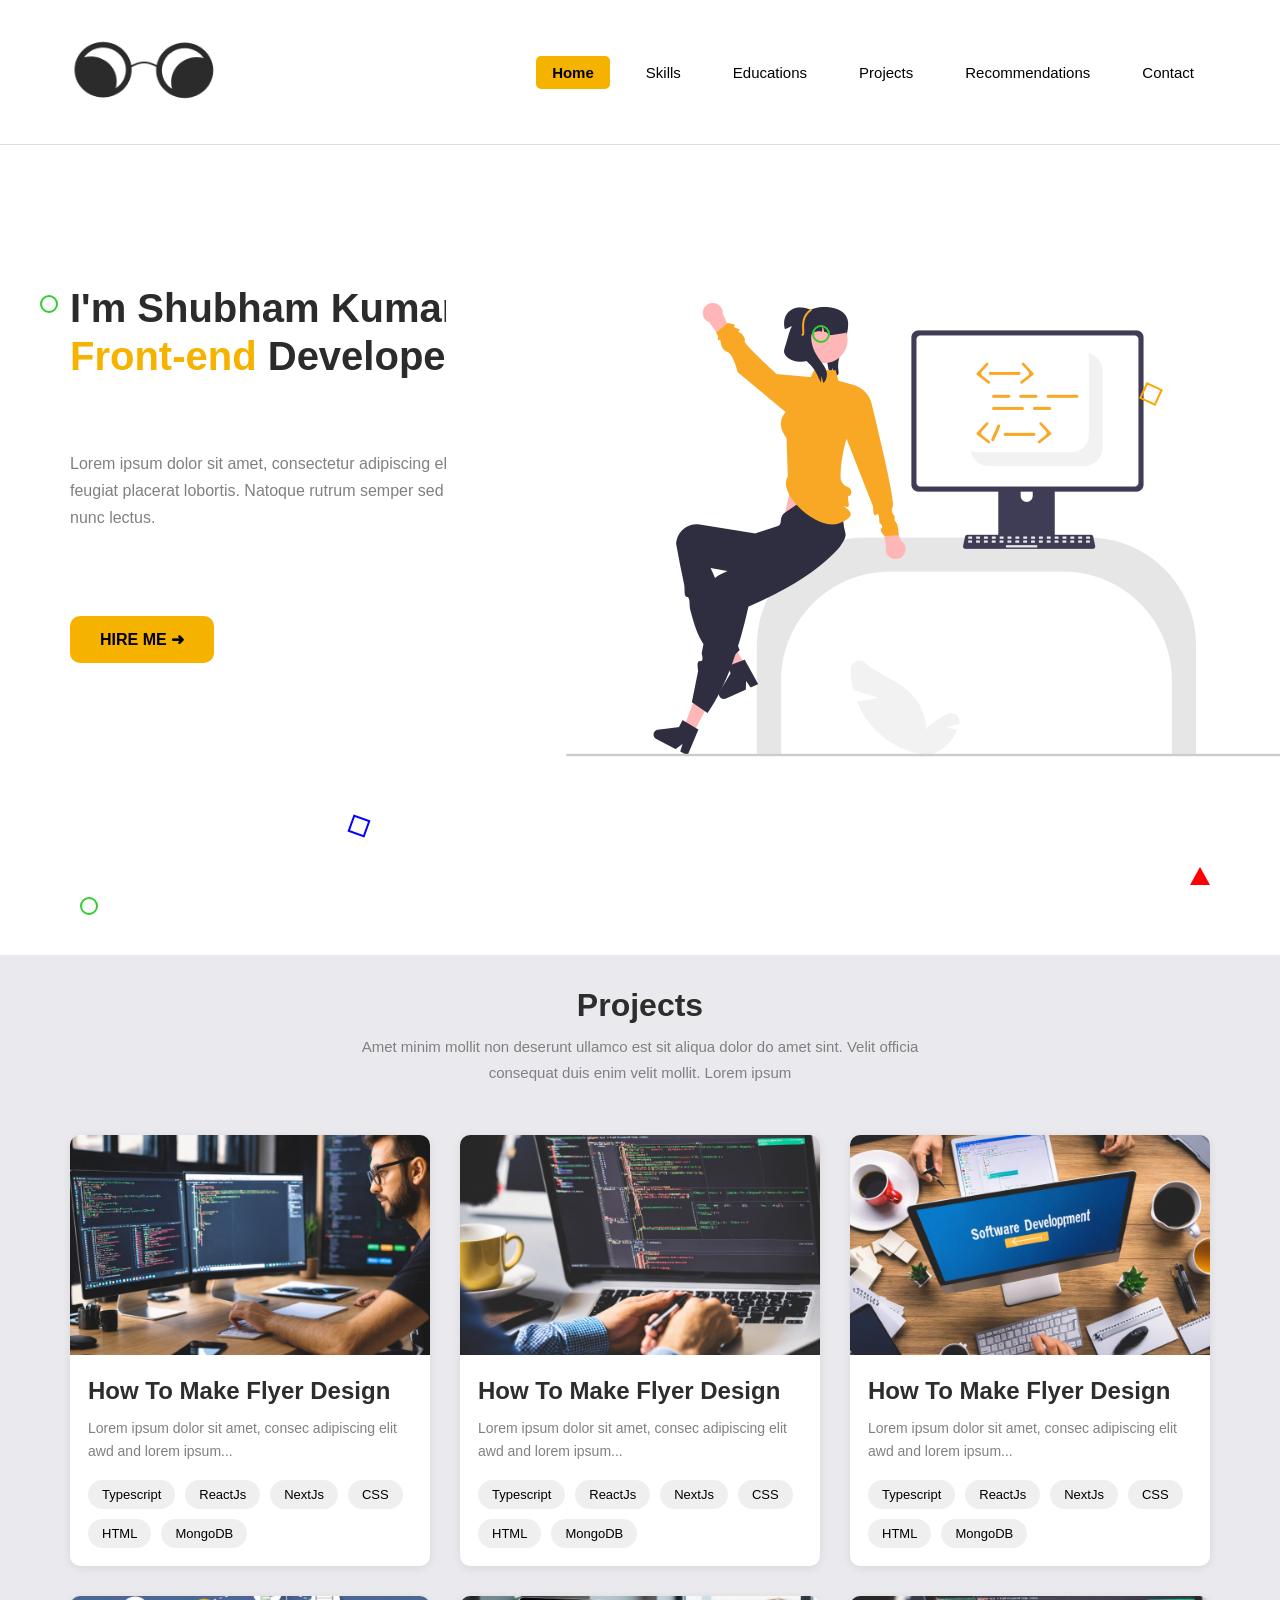
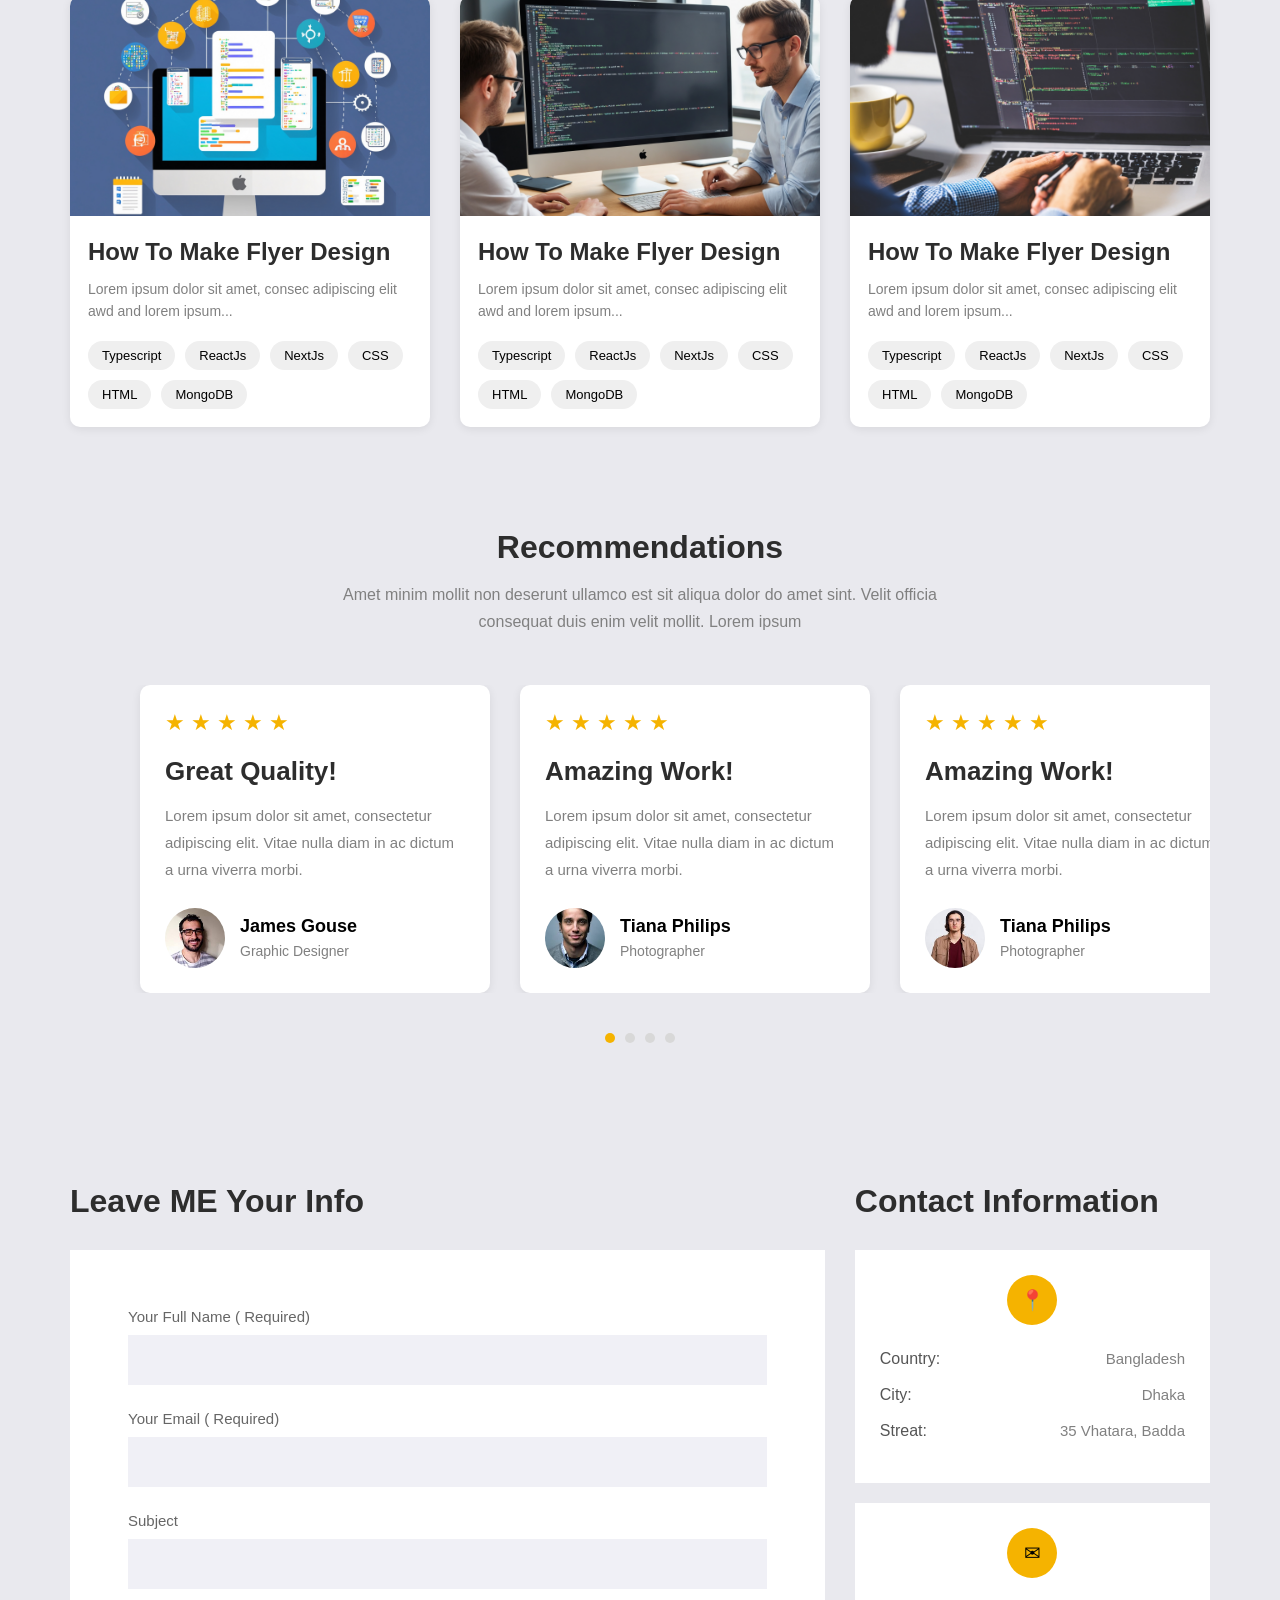
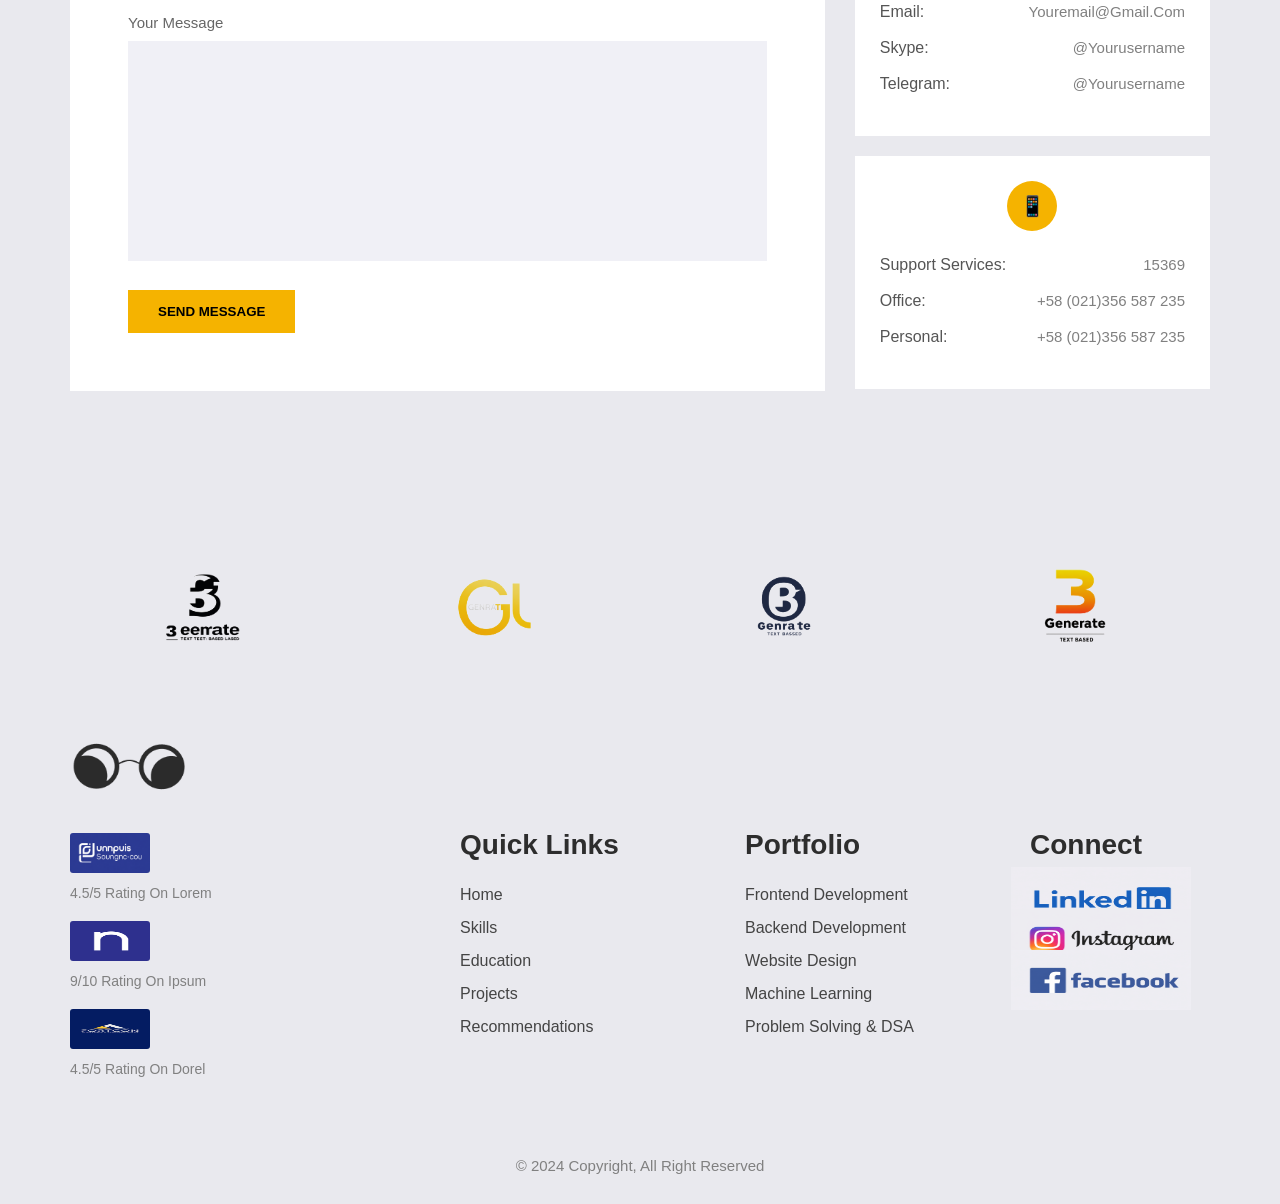
<file: index.html>
<!DOCTYPE html>
<html lang="en">

<head>
  <meta charset="UTF-8">
  <meta name="viewport" content="width=device-width, initial-scale=1.0">
  <title>HomePage</title>
  <link rel="stylesheet" href="CSS/styles.css">
</head>

<body>


  <!-- NavBar Logo -->
  <nav>
    <div class="logo">
      <img class="logo-img" src="assets/icons/icons1.png" alt="logo">
    </div>

    <div class="menu-toggle" id="menu-toggle">
      ☰
    </div>


    <ul class="nav-links" id="nav-links">
      <li class="active"><a href="#home">Home</a></li>
      <li><a href="#skills">Skills</a></li>
      <li><a href="#education">Educations</a></li>
      <li><a href="#projects">Projects</a></li>
      <li><a href="#recommendations">Recommendations</a></li>
      <li><a href="#contact">Contact</a></li>
    </ul>
  </nav>

  <!-- Hero Section with image -->

  <section class="hero" id="home">
    <div class="circle c1"></div>
    <div class="circle c2"></div>
    <div class="circle c3"></div>
    <div class="square s1"></div>
    <div class="triangle t1"></div>
    <div class="yellow-square y1"></div>

    <div class="hero-text">
      <h1>I'm Shubham Kumar <br>
        <span>Front-end</span> Developer
      </h1>


      <p>
        Lorem ipsum dolor sit amet, consectetur adipiscing elit.
        Et volutpat feugiat placerat lobortis.
        Natoque rutrum semper sed suspendisse nunc lectus.
      </p>

      <button class="btn">
        HIRE ME ➜
      </button>
    </div>
    <div class="hero-image">

      <img style="width: 1000px;" src="assets/images/hero1.png" alt="developer image">

    </div>



  </section>

  <!-- Project card section -->

  <section class="projects-section" id="projects">

    <!-- heading -->

    <div class="project-heading">

      <h1>Projects</h1>

      <p>
        Amet minim mollit non deserunt ullamco est sit aliqua dolor do amet sint.
        Velit officia consequat duis enim velit mollit. Lorem ipsum
      </p>

    </div>

    <!-- project cards -->

    <div class="projects-container">

      <!-- card 1 -->

      <div class="project-card">

        <img src="assets/images/image2.jpg" alt="project image">

        <div class="project-content">

          <h3>How To Make Flyer Design</h3>

          <p>
            Lorem ipsum dolor sit amet, consec adipiscing elit
            awd and lorem ipsum...
          </p>

          <div class="tech-tags">

            <span>Typescript</span>
            <span>ReactJs</span>
            <span>NextJs</span>
            <span>CSS</span>
            <span>HTML</span>
            <span>MongoDB</span>

          </div>

        </div>

      </div>

      <!-- card 2 -->

      <div class="project-card">

        <img src="assets/images/image3.jpg" alt="project image">

        <div class="project-content">

          <h3>How To Make Flyer Design</h3>

          <p>
            Lorem ipsum dolor sit amet, consec adipiscing elit
            awd and lorem ipsum...
          </p>

          <div class="tech-tags">

            <span>Typescript</span>
            <span>ReactJs</span>
            <span>NextJs</span>
            <span>CSS</span>
            <span>HTML</span>
            <span>MongoDB</span>

          </div>

        </div>

      </div>

      <!-- card 3 -->

      <div class="project-card">

        <img src="assets/images/image4.jpg" alt="project image">

        <div class="project-content">

          <h3>How To Make Flyer Design</h3>

          <p>
            Lorem ipsum dolor sit amet, consec adipiscing elit
            awd and lorem ipsum...
          </p>

          <div class="tech-tags">

            <span>Typescript</span>
            <span>ReactJs</span>
            <span>NextJs</span>
            <span>CSS</span>
            <span>HTML</span>
            <span>MongoDB</span>

          </div>

        </div>

      </div>

      <!-- card 4 -->

      <div class="project-card">

        <img src="assets/images/image5.jpg" alt="project image">

        <div class="project-content">

          <h3>How To Make Flyer Design</h3>

          <p>
            Lorem ipsum dolor sit amet, consec adipiscing elit
            awd and lorem ipsum...
          </p>

          <div class="tech-tags">

            <span>Typescript</span>
            <span>ReactJs</span>
            <span>NextJs</span>
            <span>CSS</span>
            <span>HTML</span>
            <span>MongoDB</span>

          </div>

        </div>

      </div>

      <!-- card 5 -->

      <div class="project-card">

        <img src="assets/images/imgae1.jpg" alt="project image">

        <div class="project-content">

          <h3>How To Make Flyer Design</h3>

          <p>
            Lorem ipsum dolor sit amet, consec adipiscing elit
            awd and lorem ipsum...
          </p>

          <div class="tech-tags">

            <span>Typescript</span>
            <span>ReactJs</span>
            <span>NextJs</span>
            <span>CSS</span>
            <span>HTML</span>
            <span>MongoDB</span>

          </div>

        </div>

      </div>

      <!-- card 6 -->

      <div class="project-card">

        <img src="assets/images/image3.jpg" alt="project image">

        <div class="project-content">

          <h3>How To Make Flyer Design</h3>

          <p>
            Lorem ipsum dolor sit amet, consec adipiscing elit
            awd and lorem ipsum...
          </p>

          <div class="tech-tags">

            <span>Typescript</span>
            <span>ReactJs</span>
            <span>NextJs</span>
            <span>CSS</span>
            <span>HTML</span>
            <span>MongoDB</span>

          </div>

        </div>

      </div>

    </div>

  </section>

  <!-- FeedBack section -->

  <section class="projects-section" id="recommendations">

    <!-- heading -->

    <div class="recommend-heading">

      <h1>Recommendations</h1>

      <p>
        Amet minim mollit non deserunt ullamco est sit aliqua dolor do amet
        sint. Velit officia consequat duis enim velit mollit. Lorem ipsum
      </p>

    </div>

    <!-- slider -->

    <div class="slider">

      <div class="slider-track">

        <!-- card 1 -->

        <div class="recommend-card">

          <div class="stars">
            ★ ★ ★ ★ ★
          </div>

          <h3>Great Quality!</h3>

          <p>
            Lorem ipsum dolor sit amet, consectetur adipiscing elit.
            Vitae nulla diam in ac dictum a urna viverra morbi.
          </p>

          <div class="profile">

            <img src="assets/images/user1.jpg" alt="user">

            <div>
              <h4>James Gouse</h4>
              <span>Graphic Designer</span>
            </div>

          </div>

        </div>

        <!-- card 2 -->

        <div class="recommend-card">

          <div class="stars">
            ★ ★ ★ ★ ★
          </div>

          <h3>Amazing Work!</h3>

          <p>
            Lorem ipsum dolor sit amet, consectetur adipiscing elit.
            Vitae nulla diam in ac dictum a urna viverra morbi.
          </p>

          <div class="profile">

            <img src="assets/images/user2.jpg" alt="user">

            <div>
              <h4>Tiana Philips</h4>
              <span>Photographer</span>
            </div>

          </div>

        </div>


        <div class="recommend-card">

          <div class="stars">
            ★ ★ ★ ★ ★
          </div>

          <h3>Amazing Work!</h3>

          <p>
            Lorem ipsum dolor sit amet, consectetur adipiscing elit.
            Vitae nulla diam in ac dictum a urna viverra morbi.
          </p>

          <div class="profile">

            <img src="assets/images/uawer4.jpg" alt="user">

            <div>
              <h4>Tiana Philips</h4>
              <span>Photographer</span>
            </div>

          </div>

        </div>

        <!-- card 3 -->

        <div class="recommend-card">

          <div class="stars">
            ★ ★ ★ ★ ★
          </div>

          <h3>Great Quality!</h3>

          <p>
            Lorem ipsum dolor sit amet, consectetur adipiscing elit.
            Vitae nulla diam in ac dictum a urna viverra morbi.
          </p>

          <div class="profile">

            <img src="assets/images/user3.jpg" alt="user">

            <div>
              <h4>Talan Westervelt</h4>
              <span>Business Man</span>
            </div>

          </div>

        </div>

        <!-- card 4 -->

        <div class="recommend-card">

          <div class="stars">
            ★ ★ ★ ★ ★
          </div>

          <h3>Awesome!</h3>

          <p>
            Lorem ipsum dolor sit amet, consectetur adipiscing elit.
            Vitae nulla diam in ac dictum a urna viverra morbi.
          </p>

          <div class="profile">

            <img src="assets/images/user5.jpg" alt="user">

            <div>
              <h4>Sarah Smith</h4>
              <span>UI Designer</span>
            </div>

          </div>

        </div>

      </div>

    </div>

    <!-- dots -->

    <div class="dots">

      <span class="dot active-dot"></span>
      <span class="dot"></span>
      <span class="dot"></span>
      <span class="dot"></span>

    </div>

  </section>

  <!-- Contect section -->

  <section class="contact-section" id="contact">

    <!-- left Side form -->

    <div class="contact-left">

      <h1>Leave ME Your Info</h1>

      <div class="contact-form">
        <div class="input-box">

          <label>Your Full Name ( Required)</label>

          <input type="text">

        </div>

        <div class="input-box">

          <label>Your Email ( Required)</label>

          <input type="email">

        </div>

        <div class="input-box">

          <label>Subject</label>

          <input type="text">

        </div>

        <div class="input-box">

          <label>Your Message</label>

          <textarea></textarea>

        </div>

        <button class="send-btn">
          SEND MESSAGE
        </button>

      </div>

    </div>

    <!-- right info -->

    <div class="contact-right">

      <h1>Contact Information</h1>

      <!-- card 1 -->

      <div class="info-card">

        <div class="icon">
          📍
        </div>

        <div class="info-row">
          <span>Country:</span>
          <p>Bangladesh</p>
        </div>

        <div class="info-row">
          <span>City:</span>
          <p>Dhaka</p>
        </div>

        <div class="info-row">
          <span>Streat:</span>
          <p>35 Vhatara, Badda</p>
        </div>

      </div>

      <!-- card 2 -->

      <div class="info-card">

        <div class="icon">
          ✉
        </div>

        <div class="info-row">
          <span>Email:</span>
          <p>Youremail@Gmail.Com</p>
        </div>

        <div class="info-row">
          <span>Skype:</span>
          <p>@Yourusername</p>
        </div>

        <div class="info-row">
          <span>Telegram:</span>
          <p>@Yourusername</p>
        </div>

      </div>

      <!-- card 3 -->

      <div class="info-card">

        <div class="icon">
          📱
        </div>

        <div class="info-row">
          <span>Support Services:</span>
          <p>15369</p>
        </div>

        <div class="info-row">
          <span>Office:</span>
          <p>+58 (021)356 587 235</p>
        </div>

        <div class="info-row">
          <span>Personal:</span>
          <p>+58 (021)356 587 235</p>
        </div>

      </div>

    </div>

  </section>

  <!-- Footer fields -->

  <footer class="footer">

    <!-- top logos -->

    <div class="top-logos">

      <img src="assets/icons/icon3e.png" alt="logo">
      <img src="assets/icons/icongl.png" alt="logo">
      <img src="assets/icons/iconb.png" alt="logo">
      <img src="assets/icons/icon3.png" alt="logo">

    </div>

    <!-- footer main -->

    <div class="footer-main">

      <div class="footer-left">

        <img class="main-logo" src="assets/icons/icons1.png" alt="main logo">

        <div class="rating-box">

          <img src="assets/icons/iconu.png" alt="rating">

          <p>4.5/5 Rating On Lorem</p>

        </div>

        <div class="rating-box">

          <img src="assets/icons/iconn.png" alt="rating">

          <p>9/10 Rating On Ipsum</p>

        </div>

        <div class="rating-box">

          <img src="assets/icons/icon2.png" alt="rating">

          <p>4.5/5 Rating On Dorel</p>

        </div>

      </div>

      <div class="footer-links">

        <h2>Quick Links</h2>

        <ul>

          <li>Home</li>
          <li>Skills</li>
          <li>Education</li>
          <li>Projects</li>
          <li>Recommendations</li>

        </ul>

      </div>

      <div class="footer-links">

        <h2>Portfolio</h2>

        <ul>

          <li>Frontend Development</li>
          <li>Backend Development</li>
          <li>Website Design</li>
          <li>Machine Learning</li>
          <li>Problem Solving & DSA</li>

        </ul>

      </div>

      <div class="footer-links">

        <h2>Connect</h2>

        <ul class="social-links">

          <li>
            <a href="https://www.linkedin.com/" target="_blank">
              <img src="assets/icons/linkdln.png" alt="LinkedIn">
            </a>
          </li>

          <li>
            <a href="https://www.instagram.com/" target="_blank">
              <img src="assets/icons/instagram.png" alt="Instagram">
            </a>
          </li>

          <li>
            <a href="https://www.facebook.com/" target="_blank">
              <img src="assets/icons/facebook.png" alt="Facebook">
            </a>
          </li>

        </ul>

      </div>

    </div>

    <div class="copyright">

      <p>© 2024 Copyright, All Right Reserved</p>

    </div>

  </footer>

  <!-- Javascript link for nav-links and slider -->
  <script src="JavaScript/script.js"></script>

</body>

</html>
</file>
<file: CSS/styles.css>
/* Whole window */
* {
  margin: 0px;
  padding: 0px;
  box-sizing: border-box;
}

body {
  font-family: Arial, Helvetica, sans-serif;
  background: #f5f5f5;
  overflow-x: hidden;
}

html {
  scroll-behavior: smooth;
}

/* Nav bar */
nav {
  width: 100%;
  background: white;
  padding: 35px 70px;
  display: flex;
  justify-content: space-between;
  align-items: center;
  border-bottom: 1px solid #ddd;
  flex-wrap: wrap;
  position: relative;
}

.logo-img {
  width: 150px;
  height: 70px;
  object-fit: contain;
}

.nav-links {
  display: flex;
  list-style: none;
  gap: 20px;
}

/* li styling */

.nav-links li {
  border-radius: 5px;
  transition: 0.2s;
}

/* anchor styling */

.nav-links li a {
  text-decoration: none;
  color: black;
  display: block;
  padding: 8px 16px;
  font-size: 15px;
}

/* hover */

.nav-links li:hover {
  background: #f5b300;
}

/* active */

.nav-links .active {
  background: #f5b300;
  font-weight: bold;
}

/* Hero Section  */

.hero {
  width: 100%;
  min-height: 90vh;
  background: white;
  display: flex;
  justify-content: space-between;
  align-items: center;
  padding-top: 10px;
  padding-bottom: 50px;
  padding-left: 70px;
  padding-right: 70px;
  position: relative;
  overflow: hidden;
}

/* hero left side */
.hero-text {
  width: 50%;
}

.hero-text h1 {
  font-size: 40px;
  line-height: 1.2;
  margin-bottom: 70px;
  color: #2b2b2b;
  margin-top: -3cm;
}

.hero-text span {
  color: #f5b300;
}

.hero-text p {
  color: gray;
  line-height: 1.7;
  width: 85%;
  margin-bottom: 35px;
}

.btn {
  padding-top: 14px;
  padding-bottom: 14px;
  padding-left: 30px;
  padding-right: 30px;
  border: none;
  margin-top: 50px;
  background: #f5b300;
  border-radius: 10px;
  font-size: 16px;
  font-weight: bold;
  cursor: pointer;
  transition: 0.2s;
}

.btn:hover {
  background: #e0a000;
}

/* hero right side image */
.hero-image {
  width: 50%;
  display: flex;
  justify-content: center;
  align-items: center;
}

.hero-image img {
  width: 100%;
  height: auto;
}

.menu-toggle {
  display: none;
  font-size: 28px;
  cursor: pointer;
}

/* for square and circle */

.circle {
  position: absolute;
  width: 18px;
  height: 18px;
  border: 2px solid limegreen;
  border-radius: 50%;
}

.square {
  position: absolute;
  width: 18px;
  height: 18px;
  border: 2px solid blue;
  transform: rotate(20deg);
}

.triangle {
  position: absolute;
  width: 0;
  height: 0;
  border-left: 10px solid transparent;
  border-right: 10px solid transparent;
  border-bottom: 18px solid red;
}

.yellow-square {
  position: absolute;
  width: 18px;
  height: 18px;
  border: 2px solid orange;
  transform: rotate(25deg);
}

/* positions of circle and square */
.c1 {
  top: 150px;
  left: 40px;
}

.c2 {
  top: 180px;
  right: 450px;
}

.c3 {
  bottom: 40px;
  left: 80px;
}

.s1 {
  bottom: 120px;
  left: 350px;
}

.t1 {
  bottom: 70px;
  right: 70px;
}

.y1 {
  top: 240px;
  right: 120px;
}

@media (max-width: 950px) {
  nav {
    padding: 20px 30px;
  }

  .logo {
    width: 100%;
    text-align: center;
    margin-bottom: 15px;
  }

  .nav-links {
    width: 100%;
    justify-content: center;
  }

  .hero {
    flex-direction: column;
    text-align: center;
    padding: 40px 20px;
  }

  .hero-text {
    width: 100%;
  }

  .hero-image {
    width: 100%;
    margin-top: 40px;
  }

  .hero-text h1 {
    font-size: 42px;
  }

  .hero-text p {
    width: 100%;
  }

  .hero-image img {
    max-width: 500px;
  }

  .c2 {
    right: 50px;
  }

  .s1 {
    left: 50px;
  }
}

@media (max-width: 600px) {

  nav {
    padding: 20px;
  }

  .logo {
    width: auto;
    margin-bottom: 0;
  }

  /* show hamburger */

  .menu-toggle {
    display: block;
  }

  /* mobile menu */

  .nav-links {
    display: none;
    flex-direction: column;
    width: 100%;
    background: white;
    position: absolute;
    top: 80px;
    left: 0;
    z-index: 1000;
    border-top: 1px solid #ddd;
    padding: 10px 0;
    gap: 0;
  }

  /* open menu */

  .nav-links.active {
    display: flex;
  }

  .nav-links li {
    width: 100%;
    text-align: center;
    border-radius: 0;
  }

  .nav-links li a {
    width: 100%;
    padding: 14px 0;
  }

  .hero-text h1 {
    font-size: 32px;
  }

  .btn {
    padding: 12px 22px;
    font-size: 14px;
  }

  .hero-image img {
    max-width: 100%;
  }

  .circle,
  .square,
  .triangle,
  .yellow-square {
    opacity: 0.5;
  }
}

/* projects section - cards wala hissa */

.projects-section {
  width: 100%;
  background: #e9e9ee;
  padding-top: 70px;
  padding-bottom: 70px;
  padding-left: 70px;
  padding-right: 70px;
}

.project-heading {
  text-align: center;
  margin-bottom: 50px;
  margin-top: -1cm;
}

.project-heading h1 {
  font-size: 32px;
  color: #2d2d2d;
  margin-bottom: 10px;
  
}

.project-heading p {
  width: 55%;
  margin-left: auto;
  margin-right: auto;
  color: gray;
  line-height: 1.7;
  font-size: 15px;
}

.projects-container {
  width: 100%;
  display: grid;
  grid-template-columns: repeat(3, 1fr);
  gap: 30px;
}

.project-card {
  background: white;
  border-radius: 10px;
  overflow: hidden;
  box-shadow: 0 2px 10px rgba(0, 0, 0, 0.08);
  transition: 0.2s;
}

.project-card:hover {
  transform: translateY(-5px);
}

.project-card img {
  width: 100%;
  height: 220px;
  object-fit: cover;
}

.project-content {
  padding: 18px;
}

.project-content h3 {
  font-size: 24px;
  margin-bottom: 12px;
  color: #2d2d2d;
}

.project-content p {
  color: gray;
  line-height: 1.6;
  font-size: 14px;
  margin-bottom: 18px;
}

.tech-tags {
  display: flex;
  flex-wrap: wrap;
  gap: 10px;
}

.tech-tags span {
  background: #efefef;
  padding: 7px 14px;
  border-radius: 20px;
  font-size: 13px;
}

/* projects responsive for  small devices */
@media (max-width: 1000px) {
  .projects-container {
    grid-template-columns: repeat(2, 1fr);
  }

  .project-heading p {
    width: 80%;
  }
}

@media (max-width: 700px) {
  .projects-section {
    padding: 50px 20px;
  }

  .projects-container {
    grid-template-columns: 1fr;
  }

  .project-heading h1 {
    font-size: 34px;
  }

  .project-heading p {
    width: 100%;
    font-size: 14px;
  }
}

/* feedback slider */

.recommend-section {
  width: 100%;
  background: #f5f5f5;
  padding-top: 70px;
  padding-bottom: 70px;
  overflow: hidden;
}

.recommend-heading {
  text-align: center;
  margin-bottom: 50px;
  margin-top: -1cm;
}

.recommend-heading h1 {
  font-size: 32px;
  margin-bottom: 15px;
  color: #2d2d2d;
}

.recommend-heading p {
  width: 55%;
  margin-left: auto;
  margin-right: auto;
  color: gray;
  line-height: 1.7;
}

.slider {
  width: 100%;
  overflow: hidden;
  position: relative;
}

.slider-track {
  display: flex;
  gap: 30px;
  transition: 0.5s;
  padding-left: 70px;
  padding-right: 70px;
}

.recommend-card {
  min-width: 350px;
  background: white;
  padding: 25px;
  border-radius: 10px;
  box-shadow: 0 2px 10px rgba(0, 0, 0, 0.08);
}

.stars {
  color: #f5b300;
  font-size: 22px;
  margin-bottom: 20px;
}

.recommend-card h3 {
  font-size: 26px;
  margin-bottom: 15px;
  color: #2d2d2d;
}

.recommend-card p {
  color: gray;
  line-height: 1.8;
  margin-bottom: 25px;
  font-size: 15px;
}

.profile {
  display: flex;
  align-items: center;
  gap: 15px;
}

.profile img {
  width: 60px;
  height: 60px;
  border-radius: 50%;
  object-fit: cover;
}

.profile h4 {
  margin-bottom: 5px;
  font-size: 18px;
}

.profile span {
  color: gray;
  font-size: 14px;
}

.dots {
  margin-top: 40px;
  display: flex;
  justify-content: center;
  gap: 10px;
}

.dot {
  width: 10px;
  height: 10px;
  border-radius: 50%;
  background: #d8d8d8;
  cursor: pointer;
}

.active-dot {
  background: #f5b300;
}

@media (max-width: 900px) {
  .recommend-heading p {
    width: 80%;
  }

  .recommend-card {
    min-width: 300px;
  }
}

@media (max-width: 600px) {
  .recommend-heading h1 {
    font-size: 32px;
  }

  .recommend-heading p {
    width: 90%;
    font-size: 14px;
  }

  .slider-track {
    padding-left: 20px;
    padding-right: 20px;
  }

  .recommend-card {
    min-width: 100%;
  }
}

/* contact section - form and info both */

.contact-section {
  width: 100%;
  background: #e9e9ee;
  padding: 70px;
  display: flex;
  justify-content: space-between;
  gap: 30px;
}

.contact-left {
  width: 68%;
}

.contact-left h1 {
  font-size: 32px;
  margin-bottom: 30px;
  color: #2d2d2d;
}

.contact-form {
  background: white;
  padding: 58px;
}

.input-box {
  margin-bottom: 25px;
}

.input-box label {
  display: block;
  margin-bottom: 10px;
  color: #666;
  font-size: 15px;
}

.input-box input {
  width: 100%;
  height: 50px;
  border: none;
  background: #f0f0f6;
  padding: 10px;
  outline: none;
  font-size: 15px;
}

.input-box textarea {
  width: 100%;
  height: 220px;
  border: none;
  background: #f0f0f6;
  padding: 15px;
  resize: none;
  outline: none;
  font-size: 15px;
}

.send-btn {
  background: #f5b300;
  border: none;
  padding: 14px 30px;
  font-weight: bold;
  cursor: pointer;
  transition: 0.2s;
}

.send-btn:hover {
  background: #e0a000;
}

.contact-right {
  width: 32%;
}

.contact-right h1 {
  font-size: 32px;
  margin-bottom: 30px;
  color: #2d2d2d;
}

.info-card {
  background: white;
  padding: 25px;
  margin-bottom: 20px;
}

.icon {
  width: 50px;
  height: 50px;
  background: #f5b300;
  border-radius: 50%;
  display: flex;
  justify-content: center;
  align-items: center;
  margin-left: auto;
  margin-right: auto;
  margin-bottom: 25px;
  font-size: 20px;
}

.info-row {
  display: flex;
  justify-content: space-between;
  margin-bottom: 18px;
}

.info-row span {
  color: #555;
  font-size: 16px;
}

.info-row p {
  color: gray;
  font-size: 15px;
}

@media (max-width: 1000px) {
  .contact-section {
    flex-direction: column;
  }

  .contact-left {
    width: 100%;
  }

  .contact-right {
    width: 100%;
  }
}

@media (max-width: 700px) {
  .contact-section {
    padding: 40px 20px;
  }

  .contact-left h1,
  .contact-right h1 {
    font-size: 32px;
  }

  .contact-form {
    padding: 20px;
  }

  .info-card {
    padding: 20px;
  }

  .info-row {
    flex-direction: column;
    gap: 5px;
  }
}

/* footer */

.footer {
  width: 100%;
  background: #e9e9ee;
  padding-top: 70px;
  padding-bottom: 30px;
  padding-left: 70px;
  padding-right: 70px;
}

.top-logos {
  width: 100%;
  display: flex;
  justify-content: space-around;
  align-items: center;
  flex-wrap: wrap;
  gap: 20px;
  margin-bottom: 70px;
}

.top-logos img {
  width: 120px;
  object-fit: contain;
  mix-blend-mode: darken;
}

.footer-main {
  width: 100%;
  display: flex;
  justify-content: space-between;
  gap: 40px;
  flex-wrap: wrap;
}

.footer-left {
  width: 25%;
  min-width: 220px;
}

.main-logo {
  width: 120px;
  margin-bottom: 35px;
}

.rating-box {
  margin-bottom: 20px;
}

.rating-box img {
  width: 80px;
  height: 40px;
  border-radius: 3px;
  margin-bottom: 8px;
}

.rating-box p {
  color: gray;
  font-size: 14px;
}

.footer-links {
  margin-top: 90px;
  min-width: 180px;
}

.footer-links h2 {
  margin-bottom: 25px;
  color: #2d2d2d;
  font-size: 28px;
}

.footer-links ul {
  list-style: none;
}

.footer-links ul li {
  margin-bottom: 15px;
  color: #444;
  cursor: pointer;
  transition: 0.2s;
}

.footer-links ul li:hover {
  color: #f5b300;
}

.copyright {
  text-align: center;
  margin-top: 60px;
}

.copyright p {
  color: gray;
  font-size: 15px;
}

.social-links {
  list-style: none;
  padding: 0;
}

.social-links img {
  width: 180px;
  height: 60px;
  margin: -0.5cm;
  background: transparent;
}

@media (max-width: 1000px) {
  .footer-main {
    gap: 50px;
  }

  .footer-left {
    width: 100%;
  }
}

@media (max-width: 700px) {
  .footer {
    padding: 50px 20px 20px 20px;
  }

  .top-logos {
    justify-content: center;
    margin-bottom: 50px;
  }

  .footer-main {
    flex-direction: column;
    gap: 35px;
  }

  .footer-links h2 {
    font-size: 24px;
    margin-bottom: 18px;
  }

  .copyright {
    margin-top: 40px;
  }
}
</file>
